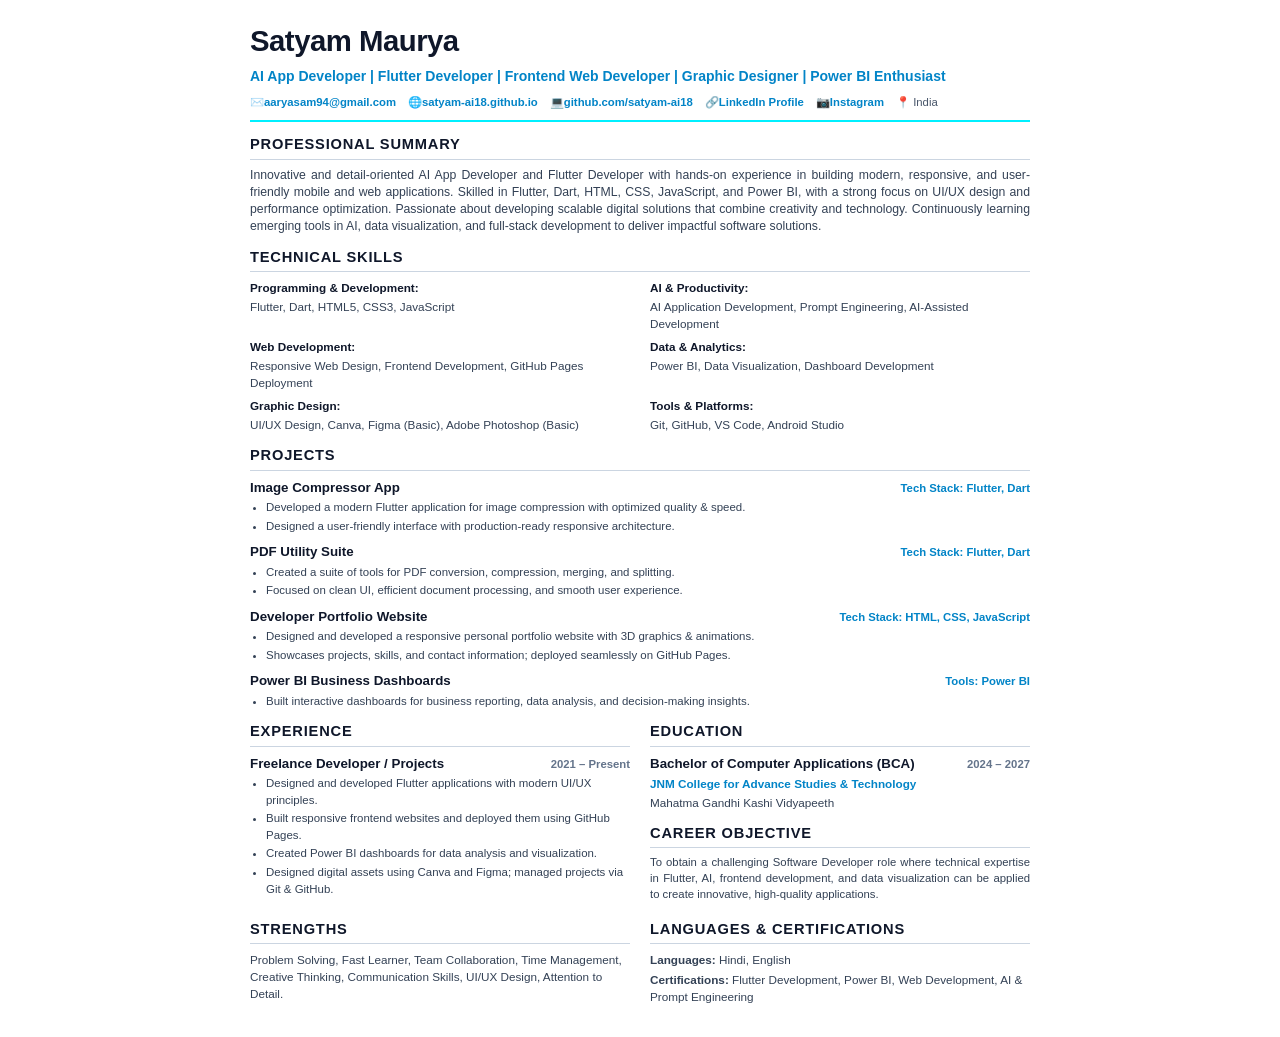
<file: assets/resume-template.html>
<!DOCTYPE html>
<html lang="en">
<head>
  <meta charset="UTF-8">
  <meta name="viewport" content="width=device-width, initial-scale=1.0">
  <title>Satyam Maurya - Curriculum Vitae</title>
  <style>
    @page {
      size: A4;
      margin: 12mm 15mm;
    }
    * {
      box-sizing: border-box;
      margin: 0;
      padding: 0;
    }
    html, body {
      width: 100%;
      overflow-x: hidden;
    }
    body {
      font-family: 'Helvetica Neue', Helvetica, Arial, sans-serif;
      color: #1e293b;
      background: #ffffff;
      line-height: 1.45;
      font-size: 9.8pt;
      padding: 10px;
    }
    .resume-container {
      max-width: 800px;
      width: 100%;
      margin: 0 auto;
      padding: 10px;
      box-sizing: border-box;
    }
    /* Header */
    .header {
      border-bottom: 2px solid #00f0ff;
      padding-bottom: 10px;
      margin-bottom: 12px;
    }
    .name {
      font-size: 22pt;
      font-weight: 800;
      color: #0f172a;
      letter-spacing: -0.5px;
      margin-bottom: 3px;
    }
    .title-sub {
      font-size: 10.5pt;
      font-weight: 700;
      color: #0284c7;
      margin-bottom: 8px;
    }
    .contact-info {
      font-size: 8.5pt;
      color: #475569;
      display: flex;
      flex-wrap: wrap;
      gap: 8px 12px;
    }
    .contact-info span {
      display: inline-flex;
      align-items: center;
      word-break: break-word;
    }
    .contact-info a {
      color: #0284c7;
      text-decoration: none;
      font-weight: 600;
    }

    /* Sections */
    .section {
      margin-bottom: 12px;
    }
    .section-title {
      font-size: 11pt;
      font-weight: 800;
      text-transform: uppercase;
      letter-spacing: 0.8px;
      color: #0f172a;
      border-bottom: 1.5px solid #cbd5e1;
      padding-bottom: 3px;
      margin-bottom: 7px;
    }

    /* Summary & Objective */
    .summary-text {
      font-size: 9.2pt;
      color: #334155;
      text-align: justify;
      line-height: 1.4;
    }

    /* Skills Grid */
    .skills-grid {
      display: grid;
      grid-template-columns: repeat(2, 1fr);
      gap: 6px 20px;
    }
    .skill-cat-box {
      font-size: 8.8pt;
    }
    .skill-cat-title {
      font-weight: 700;
      color: #0f172a;
      margin-bottom: 2px;
    }
    .skill-tags-list {
      color: #334155;
    }

    /* Items (Projects, Exp, Edu) */
    .item {
      margin-bottom: 8px;
    }
    .item-header {
      display: flex;
      justify-content: space-between;
      align-items: baseline;
      margin-bottom: 2px;
      flex-wrap: wrap;
      gap: 4px;
    }
    .item-title {
      font-size: 10pt;
      font-weight: 700;
      color: #0f172a;
    }
    .item-tech {
      font-size: 8.5pt;
      font-weight: 600;
      color: #0284c7;
    }
    .item-date {
      font-size: 8.5pt;
      font-weight: 600;
      color: #64748b;
    }
    .item-subtitle {
      font-size: 8.8pt;
      font-weight: 600;
      color: #0284c7;
      margin-bottom: 2px;
    }
    .item-desc {
      font-size: 8.8pt;
      color: #334155;
      margin-bottom: 3px;
    }
    ul.item-bullets {
      padding-left: 16px;
      margin-top: 2px;
    }
    ul.item-bullets li {
      font-size: 8.6pt;
      color: #334155;
      margin-bottom: 2px;
    }

    /* Two Column Layout */
    .two-col {
      display: flex;
      gap: 20px;
    }
    .col {
      flex: 1;
    }

    /* Mobile Responsive Styles */
    @media screen and (max-width: 650px) {
      body {
        padding: 5px;
      }
      .resume-container {
        padding: 8px 10px;
      }
      .name {
        font-size: 18pt;
      }
      .title-sub {
        font-size: 9.5pt;
      }
      .contact-info {
        font-size: 8pt;
        gap: 6px;
      }
      .skills-grid {
        grid-template-columns: 1fr;
        gap: 8px;
      }
      .two-col {
        flex-direction: column;
        gap: 12px;
      }
      .item-header {
        flex-direction: column;
        align-items: flex-start;
        gap: 2px;
      }
      .summary-text {
        text-align: left;
      }
    }
  </style>
</head>
<body>
  <div class="resume-container">
    <!-- Header -->
    <header class="header">
      <h1 class="name">Satyam Maurya</h1>
      <div class="title-sub">AI App Developer | Flutter Developer | Frontend Web Developer | Graphic Designer | Power BI Enthusiast</div>
      <div class="contact-info">
        <span>✉️ <a href="mailto:aaryasam94@gmail.com">aaryasam94@gmail.com</a></span>
        <span>🌐 <a href="https://satyam-ai18.github.io">satyam-ai18.github.io</a></span>
        <span>💻 <a href="https://github.com/satyam-ai18">github.com/satyam-ai18</a></span>
        <span>🔗 <a href="https://linkedin.com/in/satyam-maurya-77a269367">LinkedIn Profile</a></span>
        <span>📷 <a href="https://instagram.com/satyam_maurya0411">Instagram</a></span>
        <span>📍 India</span>
      </div>
    </header>

    <!-- Professional Summary -->
    <section class="section">
      <h2 class="section-title">Professional Summary</h2>
      <p class="summary-text">
        Innovative and detail-oriented AI App Developer and Flutter Developer with hands-on experience in building modern, responsive, and user-friendly mobile and web applications. Skilled in Flutter, Dart, HTML, CSS, JavaScript, and Power BI, with a strong focus on UI/UX design and performance optimization. Passionate about developing scalable digital solutions that combine creativity and technology. Continuously learning emerging tools in AI, data visualization, and full-stack development to deliver impactful software solutions.
      </p>
    </section>

    <!-- Technical Skills -->
    <section class="section">
      <h2 class="section-title">Technical Skills</h2>
      <div class="skills-grid">
        <div class="skill-cat-box">
          <div class="skill-cat-title">Programming & Development:</div>
          <div class="skill-tags-list">Flutter, Dart, HTML5, CSS3, JavaScript</div>
        </div>
        <div class="skill-cat-box">
          <div class="skill-cat-title">AI & Productivity:</div>
          <div class="skill-tags-list">AI Application Development, Prompt Engineering, AI-Assisted Development</div>
        </div>
        <div class="skill-cat-box">
          <div class="skill-cat-title">Web Development:</div>
          <div class="skill-tags-list">Responsive Web Design, Frontend Development, GitHub Pages Deployment</div>
        </div>
        <div class="skill-cat-box">
          <div class="skill-cat-title">Data & Analytics:</div>
          <div class="skill-tags-list">Power BI, Data Visualization, Dashboard Development</div>
        </div>
        <div class="skill-cat-box">
          <div class="skill-cat-title">Graphic Design:</div>
          <div class="skill-tags-list">UI/UX Design, Canva, Figma (Basic), Adobe Photoshop (Basic)</div>
        </div>
        <div class="skill-cat-box">
          <div class="skill-cat-title">Tools & Platforms:</div>
          <div class="skill-tags-list">Git, GitHub, VS Code, Android Studio</div>
        </div>
      </div>
    </section>

    <!-- Projects -->
    <section class="section">
      <h2 class="section-title">Projects</h2>

      <div class="item">
        <div class="item-header">
          <span class="item-title">Image Compressor App</span>
          <span class="item-tech">Tech Stack: Flutter, Dart</span>
        </div>
        <ul class="item-bullets">
          <li>Developed a modern Flutter application for image compression with optimized quality & speed.</li>
          <li>Designed a user-friendly interface with production-ready responsive architecture.</li>
        </ul>
      </div>

      <div class="item">
        <div class="item-header">
          <span class="item-title">PDF Utility Suite</span>
          <span class="item-tech">Tech Stack: Flutter, Dart</span>
        </div>
        <ul class="item-bullets">
          <li>Created a suite of tools for PDF conversion, compression, merging, and splitting.</li>
          <li>Focused on clean UI, efficient document processing, and smooth user experience.</li>
        </ul>
      </div>

      <div class="item">
        <div class="item-header">
          <span class="item-title">Developer Portfolio Website</span>
          <span class="item-tech">Tech Stack: HTML, CSS, JavaScript</span>
        </div>
        <ul class="item-bullets">
          <li>Designed and developed a responsive personal portfolio website with 3D graphics & animations.</li>
          <li>Showcases projects, skills, and contact information; deployed seamlessly on GitHub Pages.</li>
        </ul>
      </div>

      <div class="item">
        <div class="item-header">
          <span class="item-title">Power BI Business Dashboards</span>
          <span class="item-tech">Tools: Power BI</span>
        </div>
        <ul class="item-bullets">
          <li>Built interactive dashboards for business reporting, data analysis, and decision-making insights.</li>
        </ul>
      </div>
    </section>

    <!-- Experience & Education -->
    <div class="two-col">
      <div class="col">
        <section class="section">
          <h2 class="section-title">Experience</h2>
          <div class="item">
            <div class="item-header">
              <span class="item-title">Freelance Developer / Projects</span>
              <span class="item-date">2021 – Present</span>
            </div>
            <ul class="item-bullets">
              <li>Designed and developed Flutter applications with modern UI/UX principles.</li>
              <li>Built responsive frontend websites and deployed them using GitHub Pages.</li>
              <li>Created Power BI dashboards for data analysis and visualization.</li>
              <li>Designed digital assets using Canva and Figma; managed projects via Git & GitHub.</li>
            </ul>
          </div>
        </section>
      </div>

      <div class="col">
        <section class="section">
          <h2 class="section-title">Education</h2>
          <div class="item">
            <div class="item-header">
              <span class="item-title">Bachelor of Computer Applications (BCA)</span>
              <span class="item-date">2024 – 2027</span>
            </div>
            <div class="item-subtitle">JNM College for Advance Studies & Technology</div>
            <div class="item-desc">Mahatma Gandhi Kashi Vidyapeeth</div>
          </div>
        </section>

        <section class="section" style="margin-top: 6px;">
          <h2 class="section-title">Career Objective</h2>
          <p class="summary-text" style="font-size: 8.5pt;">
            To obtain a challenging Software Developer role where technical expertise in Flutter, AI, frontend development, and data visualization can be applied to create innovative, high-quality applications.
          </p>
        </section>
      </div>
    </div>

    <!-- Strengths & Languages -->
    <div class="two-col" style="margin-top: 4px;">
      <div class="col">
        <section class="section">
          <h2 class="section-title">Strengths</h2>
          <div class="item-desc">Problem Solving, Fast Learner, Team Collaboration, Time Management, Creative Thinking, Communication Skills, UI/UX Design, Attention to Detail.</div>
        </section>
      </div>
      <div class="col">
        <section class="section">
          <h2 class="section-title">Languages & Certifications</h2>
          <div class="item-desc"><strong>Languages:</strong> Hindi, English</div>
          <div class="item-desc"><strong>Certifications:</strong> Flutter Development, Power BI, Web Development, AI & Prompt Engineering</div>
        </section>
      </div>
    </div>

  </div>
</body>
</html>
</file>
